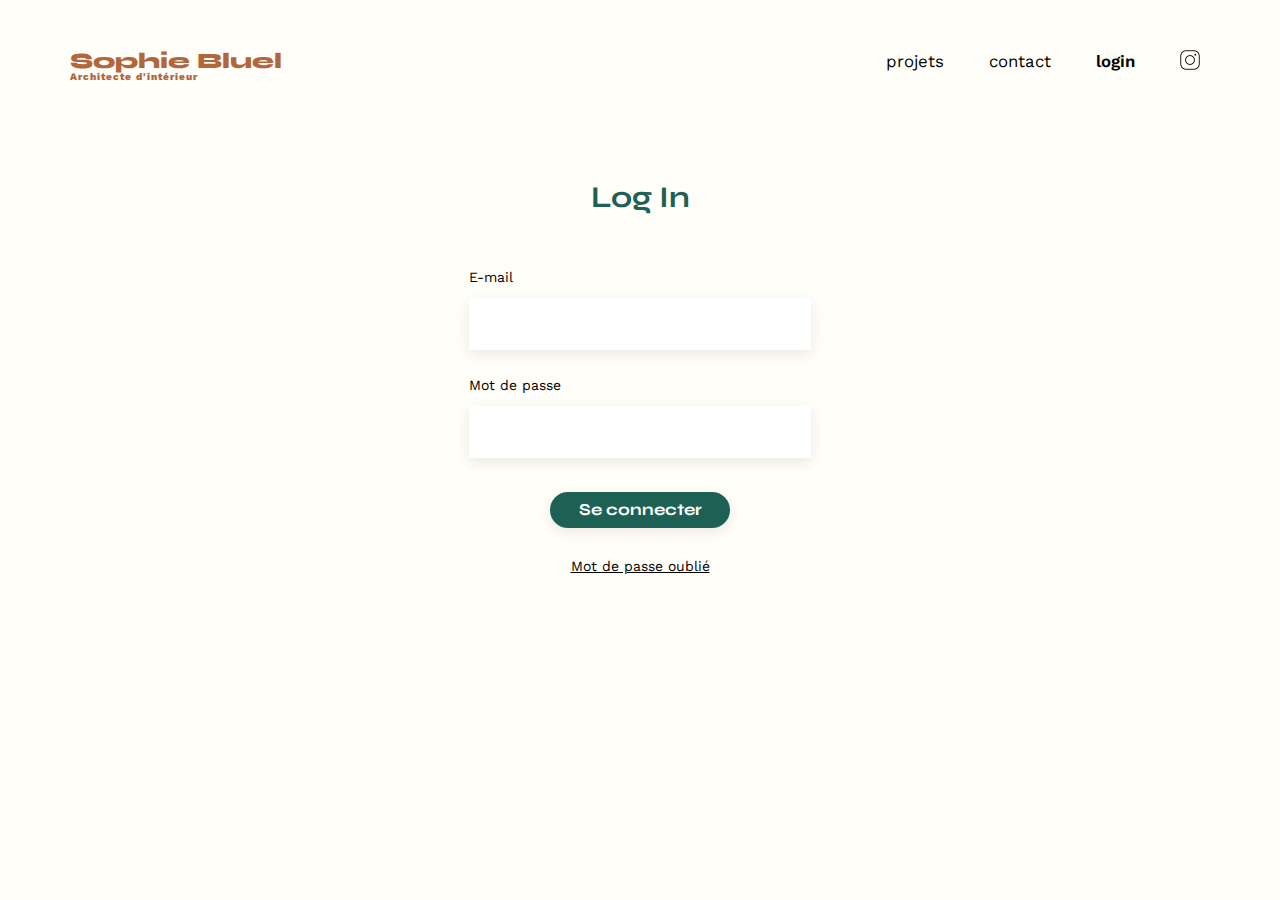
<file: FrontEnd/login.html>
<!DOCTYPE html>
<html lang="fr">

<head>
    <meta charset="UTF-8">
    <title>Sophie Bluel - Architecte d'intérieur</title>
    <meta name="viewport" content="width=device-width, initial-scale=1.0">
    <link rel="preconnect" href="https://fonts.googleapis.com">
    <link rel="preconnect" href="https://fonts.gstatic.com" crossorigin>
	<link href="https://fonts.googleapis.com/css2?family=Syne:wght@400;500;600;700;800&
	family=Work+Sans:ital,wght@0,100;0,200;0,300;0,400;0,500;0,600;0,700;0,800;0,900;1,100;1,200;1,300;1,
	400;1,500;1,600;1,700;1,800;1,900&display=swap" rel="stylesheet">
    <meta name="description" content="">
    <link rel="stylesheet" href="./assets/style.css">
    <script src="assets/login.js"> </script>
</head>

<body>
    <div class="maincontainer">
    <header>
        <h1>Sophie Bluel <span>Architecte d'intérieur</span></h1>
        <nav>
            <ul>
                <li> <a href="index.html">projets</a></li>
                <li> <a href="#">contact</a></li>
                <li> <a href="login.html" class="active"> login</a></li>
                <li> <img src="./assets/icons/instagram.png" alt="Instagram"></li>
            </ul>
        </nav>
    </header>

    <main>
        <section class="login">
            <h2>Log In</h2>
            <form>
                <label for="email"> E-mail</label>
                <input class="login1" type="email" id="email">
                <label for="password"> Mot de passe</label>
                <input class="login2" type="password" id="password">
                <input type="submit" id="submit" value="Se connecter">
                <a class="login3" href="#">Mot de passe oublié</a>
            </form>






        </section>
    </main>




</div>
</body>
</file>
<file: FrontEnd/assets/style.css>
/* http://meyerweb.com/eric/tools/css/reset/
   v2.0 | 20110126
   License: none (public domain)
*/

html,
body,
.maincontainer,
div,
span,
applet,
object,
iframe,
h1,
h2,
h3,
h4,
h5,
h6,
p,
blockquote,
pre,
a,
abbr,
acronym,
address,
big,
cite,
code,
del,
dfn,
em,
img,
ins,
kbd,
q,
s,
samp,
small,
strike,
strong,
sub,
sup,
tt,
var,
b,
u,
i,
center,
dl,
dt,
dd,
ol,
ul,
li,
fieldset,
form,
label,
legend,
table,
caption,
tbody,
tfoot,
thead,
tr,
th,
td,
article,
aside,
canvas,
details,
embed,
figure,
figcaption,
footer,
header,
hgroup,
menu,
nav,
a,
output,
ruby,
section,
summary,
time,
mark,
audio,
video {
	margin: 0;
	padding: 0;
	border: 0;
	font-size: 100%;
	font: inherit;
	vertical-align: baseline;
}

/* HTML5 display-role reset for older browsers */
article,
aside,
details,
figcaption,
figure,
footer,
header,
hgroup,
menu,
nav,
section {
	display: block;
}

body {
	line-height: 1;
	background-color: #FFFEF8;
}

ol,
ul {
	list-style: none;
}

blockquote,
q {
	quotes: none;
}

blockquote:before,
blockquote:after,
q:before,
q:after {
	content: '';
	content: none;
}

table {
	border-collapse: collapse;
	border-spacing: 0;
}

/** end reset css**/
.maincontainer {
	max-width: 1140px;
	margin: auto;
	font-family: 'Work Sans';
	font-size: 14px;
}

header {
	display: flex;
	justify-content: space-between;
	margin: 50px 0
}

a {
	text-decoration: none;
	color: black;
}

section {
	margin: 50px 0
}

h1 {
	display: flex;
	flex-direction: column;
	font-family: 'Syne';
	font-size: 22px;
	font-weight: 800;
	color: #B1663C
}

h1>span {
	font-family: 'Work Sans';
	font-size: 10px;
	letter-spacing: 0.1em;
	;
}

h2 {
	font-family: 'Syne';
	font-weight: 700;
	font-size: 30px;
	color: #1D6154
}

nav ul {
	display: flex;
	align-items: center;
	list-style-type: none;
	gap: 25px;
	/*Ajout du gap*/

}

nav li {
	padding: 0 10px;
	font-size: 1.2em;
}

nav li img {
	width: 20px;
	height: 20px;
}

li:hover {
	color: #B1663C;
}

#introduction {
	display: flex;
	align-items: center;
	margin-left: 75px;
	/* MODIFICATION DE LIMAGE ET DU TXT qui etaient trop gros+ pas centré+couleur grise*/
	gap: 40px;
}

#introduction figure {
	flex: 1
}

#introduction img {
	/* MODIFICATION DE LIMAGE ET DU TXT qui etaient trop gros+ pas centré+couleur grise*/
	display: block;
	margin: auto;
	width: 474px;
	height: 355px;
}

#introduction article {
	flex: 1;
}

#introduction h2 {
	margin-bottom: 1em;
}

#introduction p {
	margin-bottom: 1em;
	width: 404px;
	color: #3D3D3D;
}

.gallery {
	width: 100%;
	display: grid;
	justify-content: center;
	grid-template-columns: 0fr 0fr 0fr;
	/* Modification de la grid pour que 
	toute les images fassent la mm taille + centrée= espace en bas*/
	grid-column-gap: 20px;
	grid-row-gap: 45px;
}

.gallery img {
	width: 100%;

}

#contact {
	width: 50%;
	margin: auto;
	padding-top: 30px;
	display: flex;
	flex-direction: column;
	align-content: center;
	justify-content: center;
}

#contact>* {
	text-align: center;

}

#contact h2 {
	margin-bottom: 20px;
}

#contact form {
	text-align: left;
	padding-top: 30px;
	display: flex;
	flex-direction: column;
	justify-content: center;
	margin: auto;
}

#contact input {
	height: 50px;
	width: 379px;
	font-size: 1.2em;
	border: none;
	box-shadow: 0px 4px 14px rgba(0, 0, 0, 0.09);
}

#contact label {
	margin: 2em 0 1em 0;
}

#contact textarea {
	border: none;
	box-shadow: 0px 4px 14px rgba(0, 0, 0, 0.09);
	width: 379px;
}

#contact form input[type="submit"] {
	font-family: 'Syne';
	font-weight: 700;
	color: white;
	background-color: #1D6154;
	width: 180px;
	text-align: center;
	border-radius: 60px;
	margin: 2em auto 2em auto;
}

/* PAGE LOGIN */

.active {
	font-weight: 600;
}


.login {
	width: 30%;
	margin: auto;
	text-align: center;
	margin-top: 100px;
}

.login h2 {
	margin-bottom: 20px;
}

.login form {
	display: flex;
	flex-direction: column;
	text-align: left;
	margin-top: 30px;
}

.login form label {
	margin: 2em 0 1em 0;
}

.login form input {
	height: 50px;
	border: none;
	font-size: 1.2em;
	box-shadow: 0px 4px 14px rgba(0, 0, 0, 0.09);
	outline: none;
}

.login form input[type="submit"] {
	font-family: 'Syne';
	font-weight: 700;
	color: white;
	background-color: #1D6154;
	margin: 2em auto 0 auto;
	width: 180px;
	text-align: center;
	border-radius: 60px;
	height: 36px;
}

.login form a {
	margin: 31px auto 0px auto;
	text-decoration: underline;
}

.errorMessage {
	color: red;
}

/* Top Bar Mode edition */

.TopBar {
	background-color: black;
	height: 50px;
	display: flex;
	align-items: center;
	justify-content: center;
	gap: 10px;
	padding: 0;
}

.TopBar span,
.fa-regular,
.fa-pen-to-square {
	color: white;
	font-size: 16px;
	font-family: Work Sans;
	font-weight: 400;
	word-wrap: break-word
}

/*classe pour les filtres*/

.categories {
	display: flex;
	justify-content: center;
	margin-bottom: 50px;
	margin-top: -30px;
	/* Pour combler l'espace créer a son apparition*/
}

.button {
	font-family: 'Syne';
	font-style: normal;
	font-weight: 700;
	font-size: 16px;
	line-height: 19px;
	text-align: center;
	height: 37px;
	padding: 0 1.6rem;
	color: #1D6154;
	background-color: transparent;
	border: 1px solid #1D6154;
	border-radius: 60px;
	margin: 0px 5px;
	cursor: pointer;
}

.button-active {
	font-family: 'Syne';
	font-style: normal;
	font-weight: 700;
	font-size: 16px;
	line-height: 19px;
	text-align: center;
	height: 37px;
	padding: 0 1.6rem;
	color: white;
	background-color: #1D6154;
	border: 1px solid #1D6154;
	border-radius: 60px;
	margin: 0px 5px;
	cursor: pointer;
}


/* gallery */

.H2modal {
    display: flex;
    text-align: center;
    margin-bottom: 7em;
    margin-top: 9em;
    justify-content: center;
    gap: 30px;
}

.js-modal{
	/*Display : none */
	margin-right: -112px;
    margin-top: 6px;
}

.js-modal i {
	margin-right: 5px;
    color: black;
}

figcaption {
	color: #3D3D3D;
	font-size: 13px;
	font-family: Work Sans;
	font-weight: 400;
	word-wrap: break-word;
	margin-top: 10px;
	margin-bottom: 0px;
}

.gallery figure {
	width: 310px;
	/*Modification de la taille des image trop grosses par defaut*/
	height: 413px;
}

/*Modal1 Gallery*/

.modal {
	position: fixed;
	display: flex;
	align-items: center;
	justify-content: center;
	top: 0;
	left: 0;
	width: 100%;
	height: 100%;
	background: rgba(0, 0, 0, 0.2);
}

.modal-wrapper {
	background-color: white;
	position: absolute;
	height: auto;
	width: auto;
	border-radius: 10px;
	display: flex;
	flex-direction: column;
	align-items: center;
}

.js-modal-close {
	cursor: pointer;
	position: relative;
	border: none;
	color: black;
	margin-left: auto;
	margin-top: 15px;
	margin-bottom: 10px;
	border-radius: 10px;
	font-size: 20px;
	background-color: #FFFFFF;
	top: 5px;
	right: 35px;
	cursor: pointer;
}

.modal-title {
	display: flex;
	justify-content: center;
	margin: auto;
	color: black;
	font-size: 26px;
	font-family: Work Sans;
	font-weight: 400;
	word-wrap: break-word
}


.js-modal-gallery {
	display: flex;
	flex-direction: row;
	flex-wrap: wrap;
	margin: 50px 90px 0px 90px;
	padding-bottom: 40px;
	width: 437px;
	/*La taille de la gallery qui influe sur la modale avec les margin*/
	border-bottom: 1px solid #B3B3B3;
}

.modal-image {
	display: flex;
	flex-direction: row;
	margin-bottom: 25px;
	width: 77px;
	margin-right: 10px;
}

.modal-image img {
	width: 77px;
	height: 105px;
	object-fit: cover;
	margin-bottom: 5px;
}

.fa-trash-can {
	color: white;
	background: #000000;
	border-radius: 2px;
	width: 8px;
	height: 10px;
	padding: 3px 4px;
	font-size: 10px;
	position: relative;
	top: 5px;
	right: 20px;
}

.js-modal-addButton {
	width: 237px;
	height: 36px;
	border: none;
	margin: 40px auto 40px auto;
	font-family: Syne;
	font-style: normal;
	font-weight: 500;
	font-size: 14px;
	line-height: 36px;
	text-align: center;
	color: #ffffff;
	background: #1d6154;
	border-radius: 60px;
	cursor: pointer;
}

/* Modal2 Add Photo*/

.modal-add-buttons {
	display: flex;
	flex-direction: row;
	justify-content: space-between;
	gap: 494px;
	border: none;
	color: black;
	border-radius: 10px;
	font-size: 20px;
	background-color: #FFFFFF;
	margin-top: 20px;
	margin-bottom: 10px;
}

.js-modal-return {
	cursor: pointer;
	position: relative;
	border: none;
	color: black;
	border-radius: 10px;
	font-size: 20px;
	background-color: #FFFFFF;
}

.js-modal2-close {
	cursor: pointer;
	position: relative;
	border: none;
	color: black;
	/* margin-left: auto; */
	/* margin-top: 15px; */
	/* margin-bottom: 10px; */
	border-radius: 10px;
	font-size: 20px;
	background-color: #FFFFFF;
	/* top: 5px; */
	/* right: 35px; */
}

.modal-add-form {
	display: flex;
	flex-direction: column;
	align-items: center;
	margin: 50px 90px 0px 90px;
}

.form-group-photo {
	display: flex;
	flex-direction: column;
	justify-content: center;
	align-items: center;
	background-color: #E8F1F6;
	width: 437px;
	height: 169px;
	border-radius: 2px;
	gap: 7px
}

.form-group-photo img {
	height: 169px;
}

.form-group-photo i {
	font-size: 76px;
	color: #B9C5CC;
}

.form-group-photo label {
	width: 173px;
	height: 36px;
	border: none;
	font-family: 'Work Sans';
	font-style: normal;
	font-weight: 500;
	font-size: 14px;
	line-height: 36px;
	text-align: center;
	color: #306685;
	background: #CBD6DC;
	border-radius: 60px;
	cursor: pointer;
}

.form-group-photo input {
	opacity: 0; /* Toujours cliquable mais invisible pour faire apparaitre seulement le label*/
	width: 163px;
	height: 30px;
	position: absolute;
	top: 238px;
}

.form-group-photo span {
	color: #444444;
	font-size: 10px;
	font-family: Work Sans;
	font-weight: 350;
	word-wrap: break-word;
}

.form-group-title,
.form-group-id {
	display: flex;
	flex-direction: column;
	width: 437px;
}

.form-group-title label {
	margin: 2.5em 0 1em 0;
}

.form-group-title input {
	/*Les même reglages que les autres input sauf la width*/
	height: 50px;
	font-size: 1.2em;
	border: none;
	box-shadow: 0px 4px 14px rgba(0, 0, 0, 0.09);
}

.form-group-id {
	padding-bottom: 50px;
	border-bottom: 1px solid #B3B3B3;
}

.form-group-id label {
	margin: 2em 0 1em 0;
}

.form-group-id select {
	height: 50px;
	font-size: 1.2em;
	border: none;
	box-shadow: 0px 4px 14px rgba(0, 0, 0, 0.09);
}

.js-modal2-addButton {
	width: 237px;
	height: 36px;
	border: none;
	margin: 40px auto 40px auto;
	font-family: Syne;
	font-style: normal;
	font-weight: 500;
	font-size: 14px;
	line-height: 36px;
	text-align: center;
	color: #ffffff;
	background: #A7A7A7;
	/* couleur classe active background: #1d6154;
	METTRE EN vert*/
	border-radius: 60px;
	cursor: pointer;
}


footer nav ul {
	display: flex;
	justify-content: flex-end;
	margin: 2em
}
</file>
